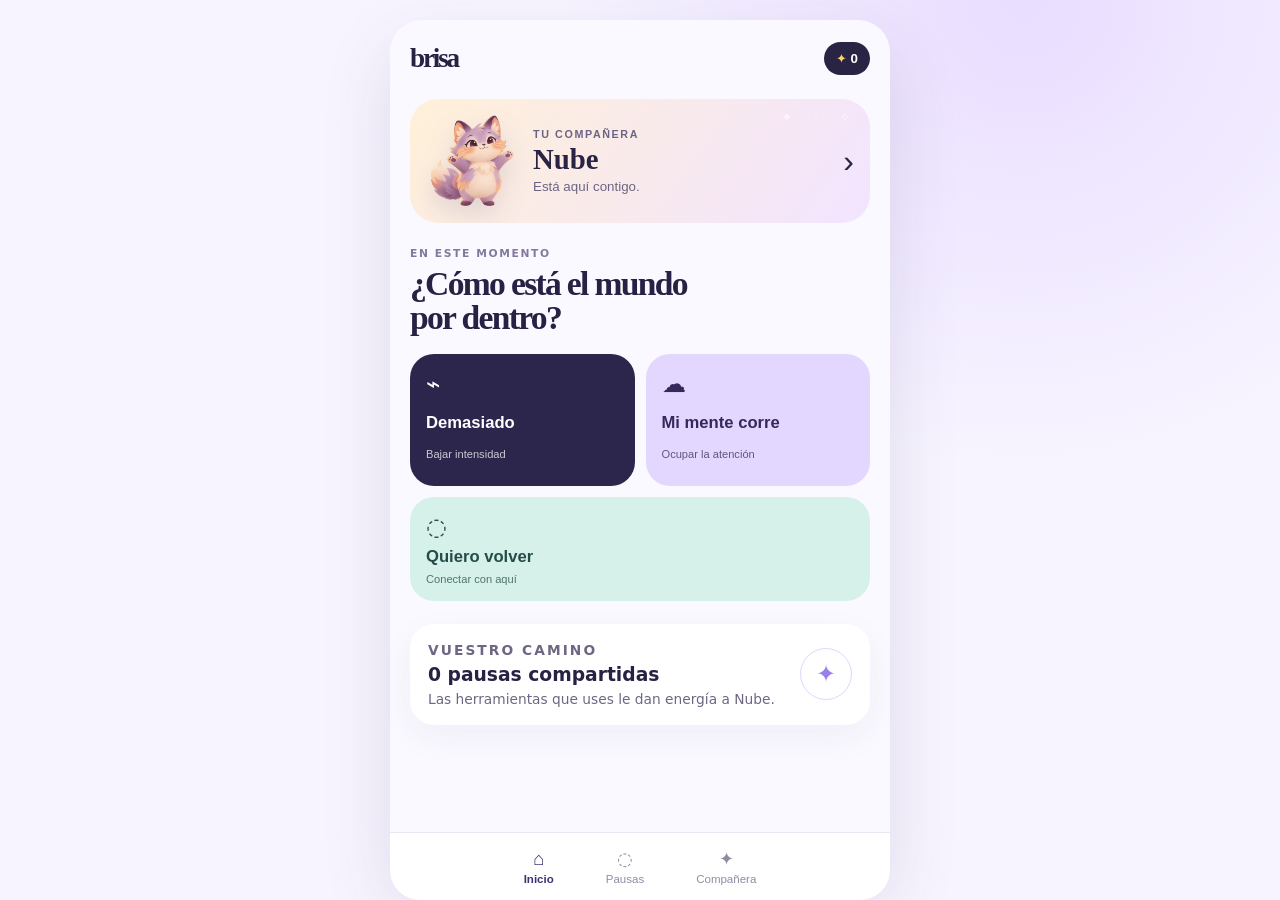
<file: index.html>
<!doctype html>
<html lang="es">
  <head>
    <meta charset="UTF-8" />
    <meta name="viewport" content="width=device-width, initial-scale=1.0" />
    <meta name="theme-color" content="#26213f" />
    <title>Brisa</title>
    <link rel="manifest" href="manifest.webmanifest" />
    <link rel="stylesheet" href="styles.css?v=23" />
    <style>
      .avatar .layer-glasses.item-aviador { background-image: url('./assets/glasses-aviador.png'); }
      .preview-aviador .mini-item { background: transparent url('./assets/glasses-aviador.png') center / contain no-repeat; }
    </style>
  </head>
  <body>
    <main class="app-shell">
      <section id="home-view" class="view">
        <header class="topbar"><span class="wordmark">brisa</span><button id="token-button" class="token-pill" aria-label="Tus tokens"><span>✦</span> <b id="token-count">0</b></button></header>
        <button class="companion-card" data-view="wardrobe" aria-label="Abrir el espacio de tu compañera">
          <div id="avatar" class="avatar meadow" aria-hidden="true"><span class="avatar-layer" data-category="outfit"></span><span class="avatar-layer" data-category="neck"></span><span class="avatar-layer" data-category="glasses"></span><span class="avatar-layer" data-category="hat"></span><span class="avatar-layer" data-category="prop"></span></div>
          <div><p class="eyebrow">TU COMPAÑERA</p><h1 id="avatar-name">Nube</h1><p id="companion-message">Está aquí contigo.</p></div><span class="arrow">›</span>
        </button>
        <section class="hero">
          <p class="eyebrow">EN ESTE MOMENTO</p><h2>¿Cómo está el mundo por dentro?</h2>
          <div class="state-grid"><button data-sos="overload"><span>⌁</span><b>Demasiado</b><small>Bajar intensidad</small></button><button data-sos="thoughts"><span>☁</span><b>Mi mente corre</b><small>Ocupar la atención</small></button><button data-sos="present"><span>◌</span><b>Quiero volver</b><small>Conectar con aquí</small></button></div>
        </section>
        <section class="today-card"><div><p class="eyebrow">VUESTRO CAMINO</p><h3><span id="session-count">0</span> pausas compartidas</h3><p>Las herramientas que uses le dan energía a <span id="avatar-name-inline">Nube</span>.</p></div><div class="spark-orbit">✦</div></section>
      </section>

      <section id="tools-view" class="view" hidden>
        <header class="view-header"><button class="back" data-view="home">‹</button><div><p class="eyebrow">CAJA DE CALMA</p><h2>Elige una pausa</h2></div></header>
        <div class="tool-list"><button data-tool="breathing"><span class="tool-art breathe">◌</span><span><b>Respiración profunda</b><small>Un ritmo visual para seguir</small></span><em>2 min</em></button><button data-tool="senses"><span class="tool-art senses">◉</span><span><b>5 · 4 · 3 · 2 · 1</b><small>Una ruta hacia el presente</small></span><em>1 min</em></button><button data-tool="rhythm"><span class="tool-art rhythm">∿</span><span><b>Sigue el pulso</b><small>Foco breve y repetitivo</small></span><em>1 min</em></button><button data-tool="pattern"><span class="tool-art pattern">✦</span><span><b>Encuentra el patrón</b><small>Descansa en un solo detalle</small></span><em>1 min</em></button></div>
      </section>

      <section id="wardrobe-view" class="view" hidden>
        <header class="view-header"><button class="back" data-view="home">‹</button><div><p class="eyebrow">ESPACIO DE VUESTRA AMISTAD</p><h2>Tu compañera</h2></div></header>
        <div class="wardrobe-hero"><div id="wardrobe-avatar" class="avatar meadow"><span class="avatar-layer" data-category="outfit"></span><span class="avatar-layer" data-category="neck"></span><span class="avatar-layer" data-category="glasses"></span><span class="avatar-layer" data-category="hat"></span><span class="avatar-layer" data-category="prop"></span></div><p><b id="wardrobe-name">Nube</b> crece con cada pausa que compartís.</p><span id="growth-stage" class="growth-stage">Semilla · 0 / 5 pausas</span></div>
        <button id="rename-button" class="text-button">Cambiar nombre</button>
        <p class="eyebrow section-label">ELIGE COMPAÑERA</p><div id="avatar-choices" class="avatar-choices"></div>
        <p class="eyebrow section-label">ARMARIO</p><div id="wardrobe-tabs" class="wardrobe-tabs"></div><p id="wardrobe-category" class="wardrobe-category"></p><div id="wardrobe-items" class="wardrobe-items"></div>
        <aside id="review-panel" class="review-panel" hidden><p class="eyebrow">MODO DE REVISIÓN</p><b>Prueba el armario sin completar pausas</b><div><button id="review-tokens">+100 fichas</button><button id="review-growth">+5 pausas</button><button id="review-unlock">Todo</button></div><small>Esta vista usa un progreso de prueba independiente.</small></aside>
      </section>

      <section id="sos-view" class="view focus-view" hidden>
        <header class="focus-header"><button class="close-focus" data-view="home">×</button><span id="focus-label">PAUSA</span></header>
        <div class="focus-copy"><p id="focus-kicker">ESTÁS A SALVO</p><h2 id="focus-title">Vamos a bajar el volumen.</h2><p id="focus-text">Elige una acción pequeña. No necesitas hacer nada más.</p></div>
        <div id="focus-actions" class="focus-actions"></div>
        <div class="focus-companion"><div class="avatar small meadow"><span class="avatar-layer" data-category="outfit"></span><span class="avatar-layer" data-category="neck"></span><span class="avatar-layer" data-category="glasses"></span><span class="avatar-layer" data-category="hat"></span><span class="avatar-layer" data-category="prop"></span></div><p id="focus-companion-text">Nube se queda aquí.</p></div>
      </section>

      <section id="tool-view" class="view focus-view" hidden>
        <header class="focus-header"><button class="close-focus" data-view="tools">×</button><span id="tool-label">PAUSA</span></header><div class="focus-copy"><p id="tool-kicker">A TU RITMO</p><h2 id="tool-title"></h2></div><div id="tool-stage"></div><button id="finish-tool" class="finish-button" hidden>Terminar pausa ✦</button>
      </section>
    </main>
    <nav><button class="active" data-view="home"><span>⌂</span>Inicio</button><button data-view="tools"><span>◌</span>Pausas</button><button data-view="wardrobe"><span>✦</span>Compañera</button></nav>
    <dialog id="name-dialog"><form method="dialog"><p class="eyebrow">VUESTRA COMPAÑERA</p><h2>¿Cómo se llama?</h2><input id="name-input" maxlength="16" placeholder="Por ejemplo: Nube" /><button id="save-name" class="dialog-primary" value="default">Guardar</button></form></dialog>
    <script src="app.js?v=23"></script>
  </body>
</html>
</file>
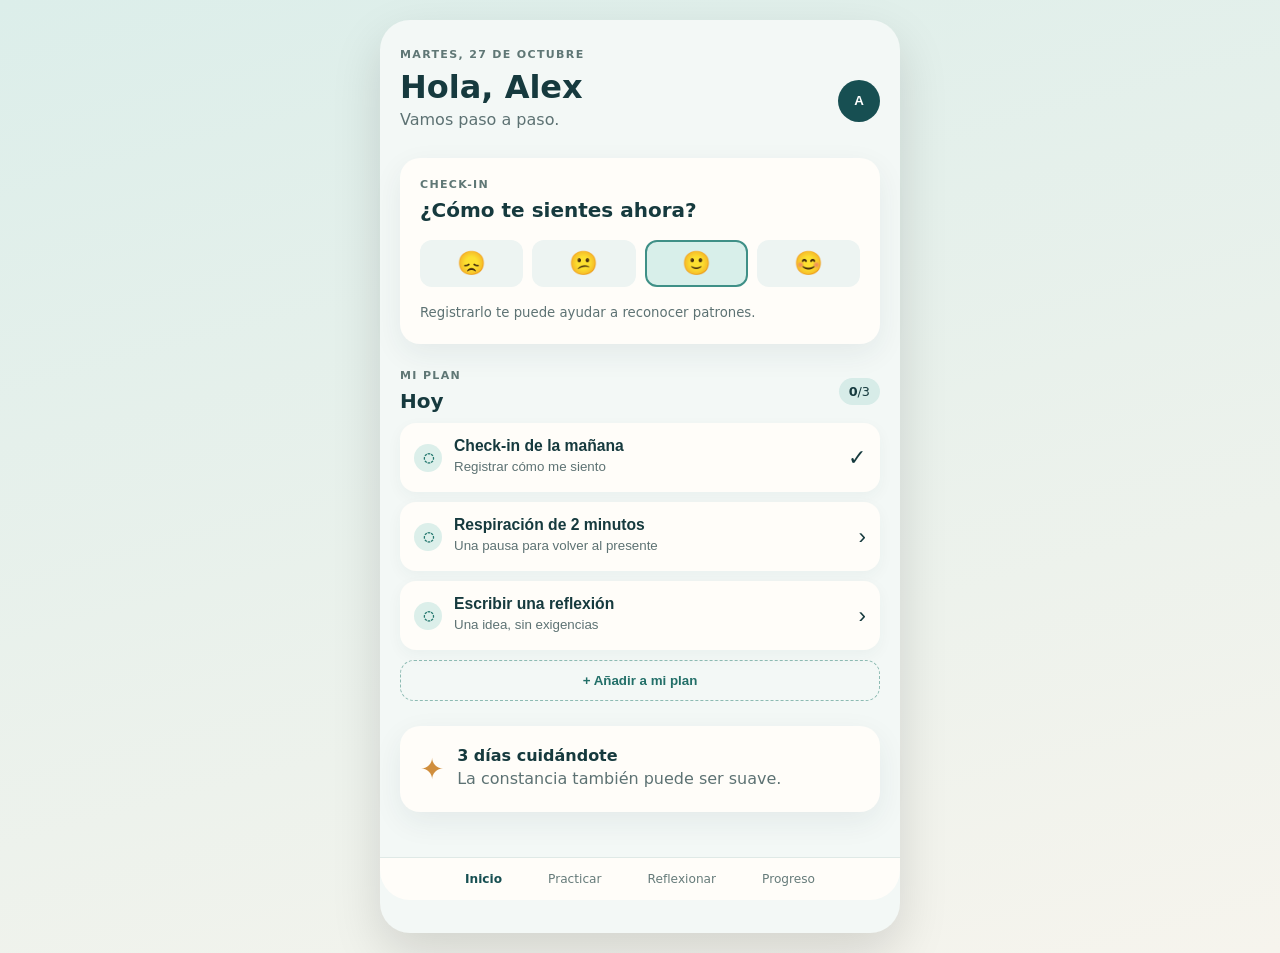
<file: patient-companion/index.html>
<!doctype html>
<html lang="es">
  <head>
    <meta charset="UTF-8" />
    <meta name="viewport" content="width=device-width, initial-scale=1.0" />
    <meta name="theme-color" content="#174f52" />
    <title>Mi acompañamiento</title>
    <link rel="manifest" href="manifest.webmanifest" />
    <link rel="stylesheet" href="styles.css" />
  </head>
  <body>
    <main class="phone-shell">
      <header>
        <p class="eyebrow">MARTES, 27 DE OCTUBRE</p>
        <div class="heading-row"><div><h1>Hola, Alex</h1><p>Vamos paso a paso.</p></div><button class="avatar" aria-label="Abrir perfil">A</button></div>
      </header>

      <section class="card check-in" aria-labelledby="checkin-title">
        <div><p class="eyebrow">CHECK-IN</p><h2 id="checkin-title">¿Cómo te sientes ahora?</h2></div>
        <div class="mood-picker" role="group" aria-label="Estado de ánimo">
          <button data-mood="1" aria-label="Muy difícil">😞</button><button data-mood="2" aria-label="Difícil">😕</button><button data-mood="3" class="selected" aria-label="En calma">🙂</button><button data-mood="4" aria-label="Bien">😊</button>
        </div>
        <p id="mood-message" class="quiet">Registrarlo te puede ayudar a reconocer patrones.</p>
      </section>

      <section aria-labelledby="plan-title">
        <div class="section-heading"><div><p class="eyebrow">MI PLAN</p><h2 id="plan-title">Hoy</h2></div><span class="progress-label"><b id="completed-count">0</b>/<span id="task-total">0</span></span></div>
        <div id="task-list" aria-live="polite"></div>
        <button id="add-task" class="add-task">+ Añadir a mi plan</button>
      </section>

      <section class="card streak"><span class="streak-icon">✦</span><div><strong>3 días cuidándote</strong><p>La constancia también puede ser suave.</p></div></section>

      <section id="practice-panel" class="panel" hidden aria-labelledby="practice-title">
        <button class="close" data-close="practice-panel">×</button><p class="eyebrow">EJERCICIO GUIADO</p><h2 id="practice-title">Respira conmigo</h2><p id="breath-instruction">Pulsa empezar cuando estés listo.</p><div id="breath-orb" class="breath-orb">2:00</div><button id="breath-button" class="primary">Empezar</button>
      </section>

      <section id="reflection-panel" class="panel" hidden aria-labelledby="reflection-title">
        <button class="close" data-close="reflection-panel">×</button><p class="eyebrow">REFLEXIÓN</p><h2 id="reflection-title">¿Qué necesitas hoy?</h2><textarea id="reflection-text" maxlength="800" placeholder="Escribe aquí, si te apetece…"></textarea><button id="save-reflection" class="primary">Guardar para mí</button><p id="save-message" class="quiet" aria-live="polite"></p><div id="reflection-history" class="reflection-history"></div>
      </section>
      <dialog id="task-dialog"><form method="dialog"><button class="close" value="cancel">×</button><p class="eyebrow">MI PLAN</p><h2>Añade una tarea suave</h2><label for="task-name">¿Qué quieres recordar?</label><input id="task-name" maxlength="70" placeholder="Por ejemplo: dar un paseo breve" /><button id="save-task" class="primary" value="default">Añadir al plan</button></form></dialog>
    </main>
    <nav aria-label="Navegación principal"><button class="active">Inicio</button><button data-view="practice">Practicar</button><button data-view="reflection">Reflexionar</button><button>Progreso</button></nav>
    <script src="app.js"></script>
  </body>
</html>
</file>
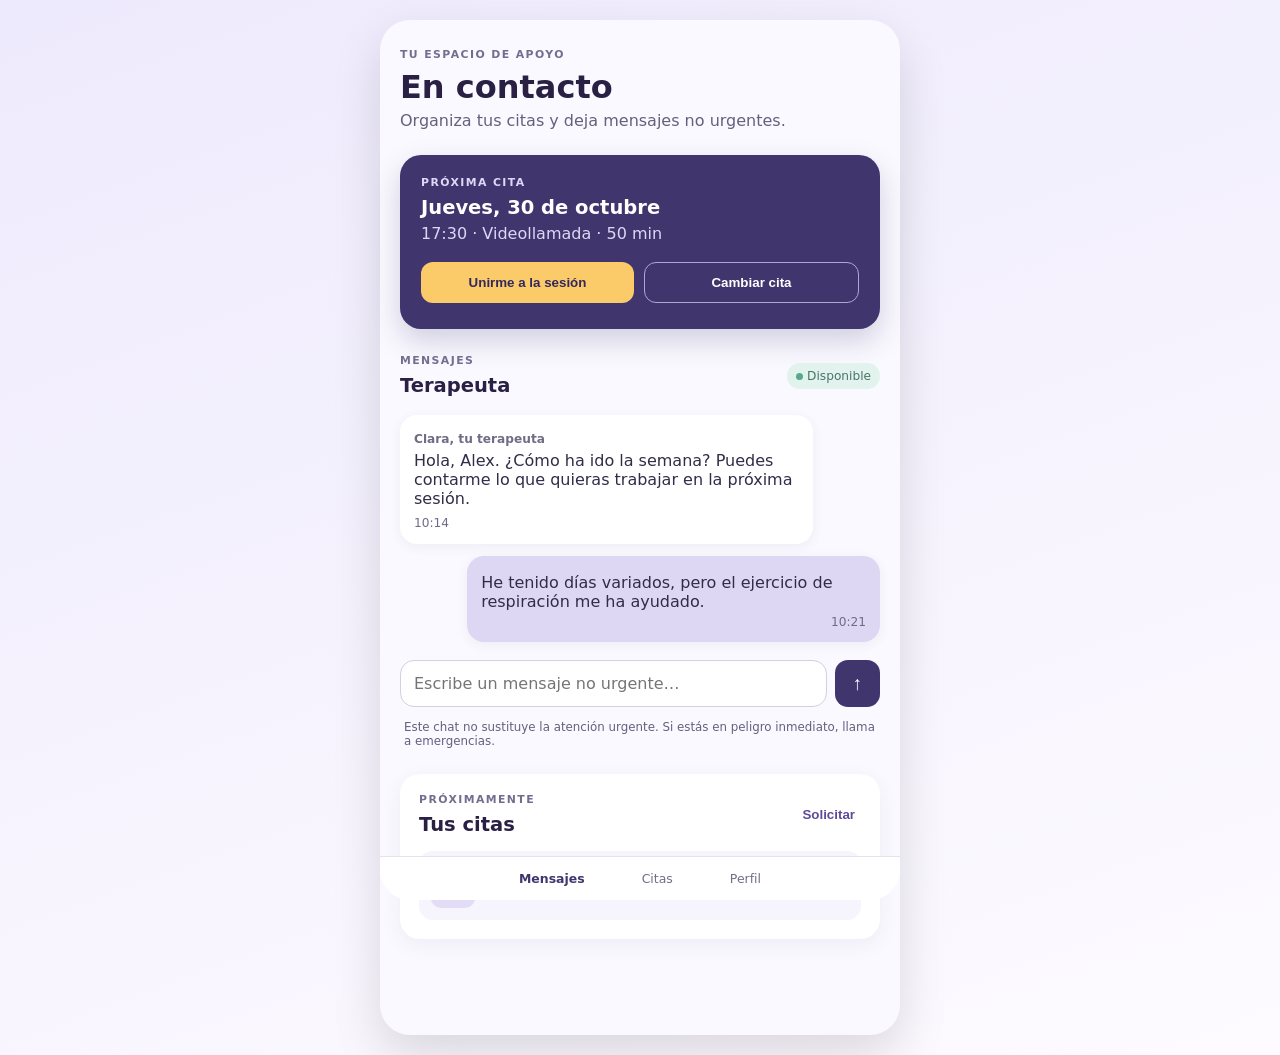
<file: therapy-connect/index.html>
<!doctype html>
<html lang="es">
  <head><meta charset="UTF-8" /><meta name="viewport" content="width=device-width, initial-scale=1.0" /><meta name="theme-color" content="#41356e" /><title>En contacto</title><link rel="manifest" href="manifest.webmanifest" /><link rel="stylesheet" href="styles.css" /></head>
  <body>
    <main class="phone-shell">
      <header><p class="eyebrow">TU ESPACIO DE APOYO</p><h1>En contacto</h1><p>Organiza tus citas y deja mensajes no urgentes.</p></header>
      <section class="appointment" aria-labelledby="appointment-title">
        <p class="eyebrow">PRÓXIMA CITA</p><h2 id="appointment-title">Jueves, 30 de octubre</h2><p>17:30 · Videollamada · 50 min</p><div class="appointment-actions"><button id="join-call">Unirme a la sesión</button><button id="change-appointment" class="outline">Cambiar cita</button></div><p id="appointment-message" class="quiet"></p>
      </section>
      <section aria-labelledby="chat-title"><div class="section-heading"><div><p class="eyebrow">MENSAJES</p><h2 id="chat-title">Terapeuta</h2></div><span class="online"><i></i>Disponible</span></div>
        <div id="messages" class="messages"><article class="message incoming"><strong>Clara, tu terapeuta</strong><p>Hola, Alex. ¿Cómo ha ido la semana? Puedes contarme lo que quieras trabajar en la próxima sesión.</p><time>10:14</time></article><article class="message outgoing"><p>He tenido días variados, pero el ejercicio de respiración me ha ayudado.</p><time>10:21</time></article></div>
        <form id="message-form" class="composer"><label class="sr-only" for="message-input">Escribe un mensaje</label><input id="message-input" maxlength="400" placeholder="Escribe un mensaje no urgente…" /><button aria-label="Enviar mensaje">↑</button></form><p id="chat-note" class="safety-note">Este chat no sustituye la atención urgente. Si estás en peligro inmediato, llama a emergencias.</p>
      </section>
      <section class="card" aria-labelledby="appointments-title"><div class="section-heading"><div><p class="eyebrow">PRÓXIMAMENTE</p><h2 id="appointments-title">Tus citas</h2></div><button id="add-appointment" class="text-button">Solicitar</button></div><button class="slot"><span class="date">06<br><small>NOV</small></span><span><strong>Sesión de seguimiento</strong><small>Jueves · 17:30</small></span><span>›</span></button></section>
      <dialog id="request-dialog"><form method="dialog"><button class="close" value="cancel">×</button><p class="eyebrow">SOLICITAR CITA</p><h2>Elige una preferencia</h2><label>Motivo<select><option>Sesión de seguimiento</option><option>Consulta breve</option><option>Primera sesión</option></select></label><label>Franja preferida<select><option>Tarde</option><option>Mañana</option><option>Me da igual</option></select></label><button id="request-button" value="confirm" class="primary">Enviar solicitud</button><p id="request-result" class="quiet"></p></form></dialog>
    </main>
    <nav aria-label="Navegación principal"><button class="active">Mensajes</button><button>Citas</button><button>Perfil</button></nav><script src="app.js"></script>
  </body>
</html>
</file>
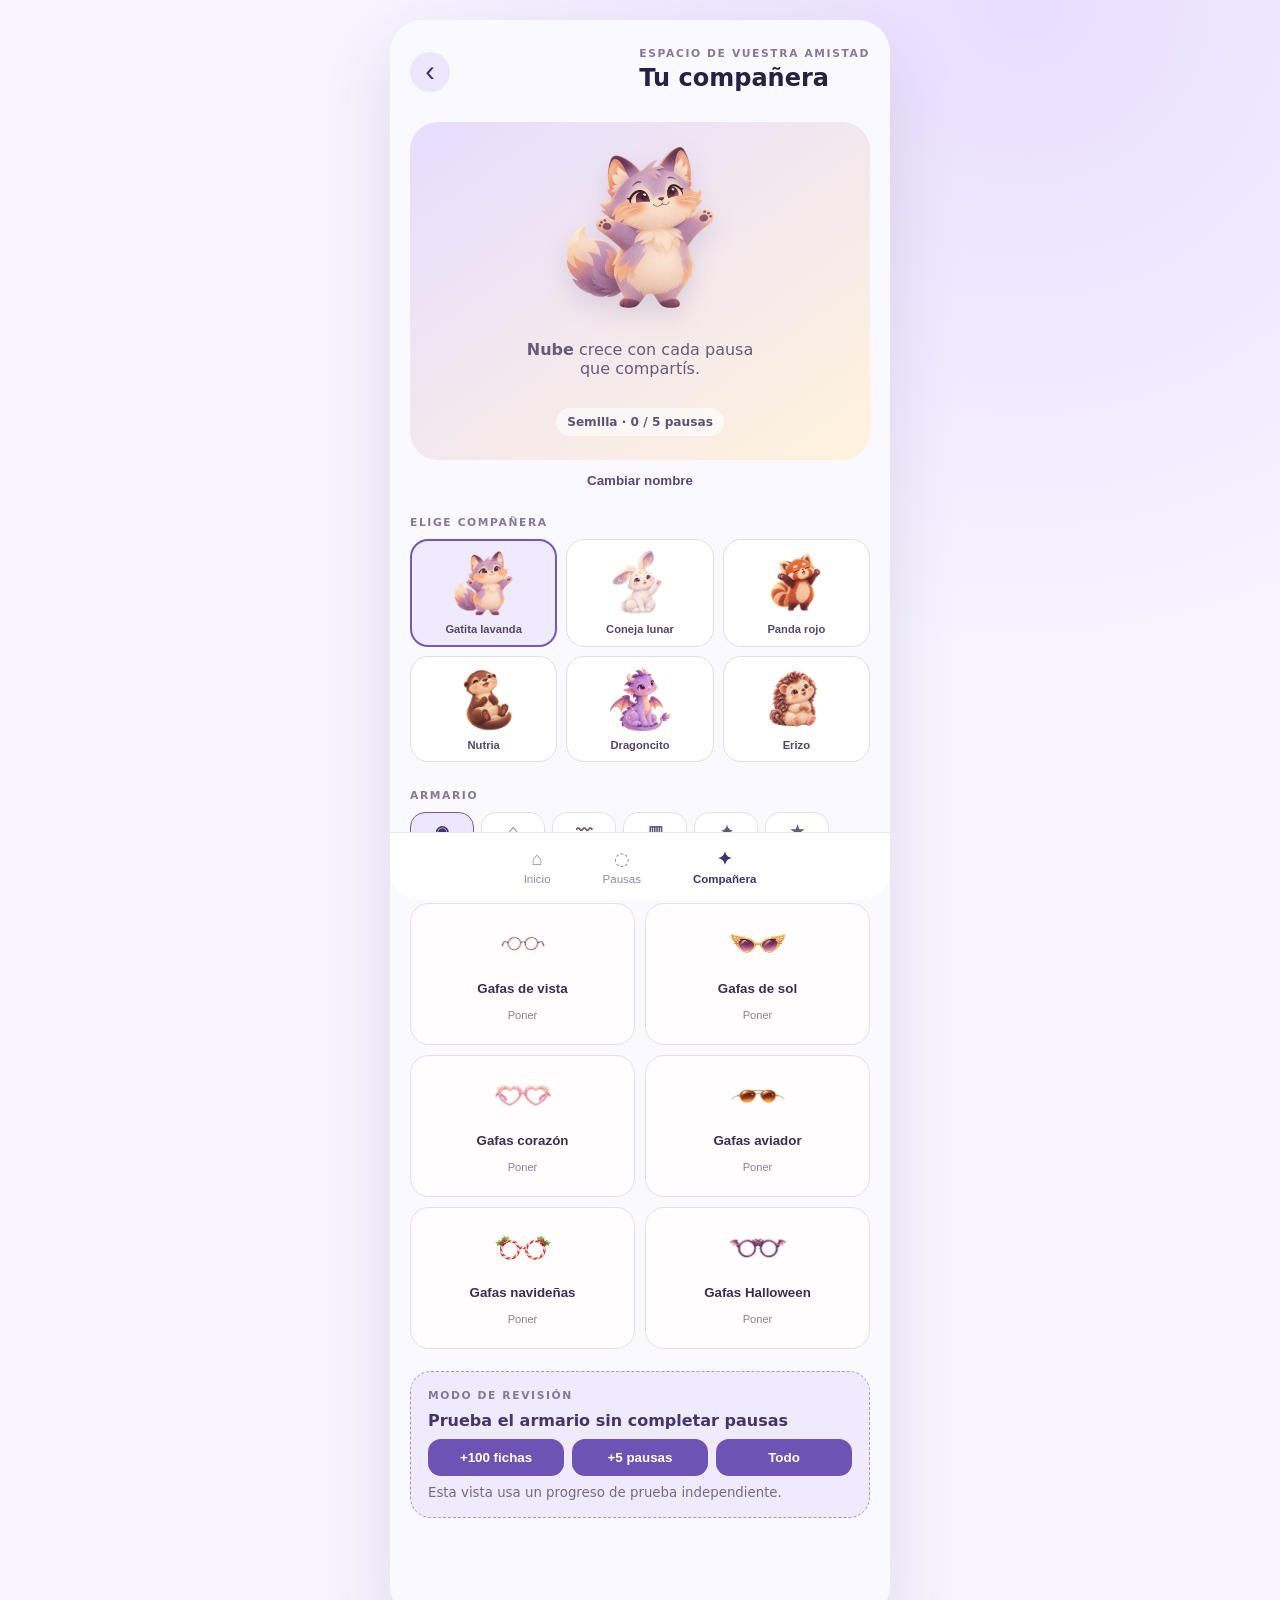
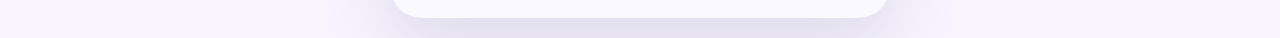
<file: review-v8.html>
<!doctype html>
<html lang="es">
  <head>
    <meta charset="UTF-8" />
    <meta name="viewport" content="width=device-width, initial-scale=1.0" />
    <meta name="robots" content="noindex" />
    <title>Brisa · revisión</title>
    <script>
      const params = new URLSearchParams(location.search);
      params.set('preview', '1');
      location.replace(`./index.html?${params}`);
    </script>
  </head>
  <body></body>
</html>
</file>
<file: styles.css>
:root{font-family:Inter,system-ui,sans-serif;color:#272144;background:#f7f4ff}*{box-sizing:border-box}body{margin:0;background:radial-gradient(circle at 80% 0,#e9ddff,transparent 34%),#f7f4ff}.app-shell{width:min(100%,500px);min-height:100vh;margin:auto;padding:22px 20px 100px}.topbar,.view-header,.focus-header{display:flex;align-items:center;justify-content:space-between}.wordmark{font-family:Georgia,serif;font-size:1.7rem;font-weight:bold;letter-spacing:-.08em}.token-pill{border:0;border-radius:999px;background:#292344;color:#fff;padding:9px 12px}.token-pill span{color:#ffd06b}.companion-card{display:flex;align-items:center;width:100%;gap:15px;margin:24px 0;padding:16px;border:0;border-radius:28px;background:linear-gradient(125deg,#fff0d8,#f2e4ff);color:#292344;text-align:left;overflow:hidden;position:relative}.companion-card h1{margin:0;font-family:Georgia,serif;font-size:1.8rem}.companion-card p{margin:3px 0;color:#6c6485}.companion-card:after{content:'✦ · ✧';position:absolute;right:10px;top:10px;color:#fff9;font-size:.9rem;letter-spacing:.6em;animation:twinkle 2.8s ease-in-out infinite}.eyebrow{margin:0;color:#83799e;font-size:.67rem;font-weight:850;letter-spacing:.15em}.arrow{margin-left:auto;font-size:2rem}.hero{margin:23px 0}.hero h2{max-width:320px;margin:7px 0 18px;font-family:Georgia,serif;font-size:2.1rem;line-height:1.02;letter-spacing:-.05em}.state-grid{display:grid;grid-template-columns:1fr 1fr;gap:11px}.state-grid button{display:grid;gap:6px;min-height:132px;padding:16px;border:0;border-radius:24px;background:#2c264d;color:#fff;text-align:left;transition:transform .2s,box-shadow .2s}.state-grid button:active{transform:scale(.96)}.state-grid button:nth-child(2){background:#e4d7ff;color:#35295c}.state-grid button:nth-child(3){grid-column:1/-1;min-height:84px;background:#d6f1e9;color:#244d47}.state-grid span{font-size:1.5rem}.state-grid b{font-size:1.04rem}.state-grid small{opacity:.75}.today-card{display:flex;justify-content:space-between;align-items:center;padding:18px;border-radius:24px;background:#fff;box-shadow:0 12px 35px #37295a0d}.today-card h3{margin:6px 0}.today-card p{margin:0;color:#6e6683;font-size:.86rem}.spark-orbit{display:grid;place-items:center;width:52px;height:52px;border:1px solid #e0d8fb;border-radius:50%;color:#9b7fea;font-size:1.5rem;animation:orbitPulse 2.2s ease-in-out infinite}.view-header{margin:5px 0 26px}.view-header h2{margin:4px 0}.back,.close-focus{border:0;background:#ece7fc;color:#3d3168;width:40px;height:40px;border-radius:50%;font-size:1.8rem}.tool-list{display:grid;gap:12px}.tool-list button{display:flex;align-items:center;gap:14px;padding:14px;border:0;border-radius:24px;background:#fff;color:#2a2447;text-align:left;box-shadow:0 7px 24px #3b31600c;transition:transform .2s,box-shadow .2s}.tool-list button:active{transform:translateX(4px) scale(.985)}.tool-list span:nth-child(2){display:grid;gap:4px}.tool-list small{color:#746c87}.tool-list em{margin-left:auto;color:#9187aa;font-size:.75rem;font-style:normal}.tool-art{display:grid;place-items:center;width:55px;height:55px;border-radius:18px;background:#e2dcff;color:#4b3b7d;font-size:1.7rem}.tool-art.senses{background:#ffe2cf}.tool-art.rhythm{background:#d6f1e9}.tool-art.pattern{background:#fff1bb}.wardrobe-hero{display:grid;justify-items:center;gap:14px;padding:24px;border-radius:28px;background:linear-gradient(145deg,#e7ddff,#fff3dc);text-align:center}.wardrobe-hero p{max-width:240px;color:#645b7d}.text-button{width:100%;margin:12px 0 27px;border:0;background:transparent;color:#594584;font-weight:800}.section-label{margin:0 0 10px}.focus-view{min-height:calc(100vh - 30px);padding:8px 0;background:radial-gradient(circle at 80% 15%,#e6dbff 0,transparent 29%)}.focus-header{color:#786e95;font-size:.75rem;font-weight:850;letter-spacing:.13em}.focus-copy{margin:60px 0 28px}.focus-copy p{margin:0;color:#7e7497;font-size:.72rem;font-weight:850;letter-spacing:.13em}.focus-copy h2{max-width:350px;margin:10px 0;font-family:Georgia,serif;font-size:2.7rem;line-height:.98;letter-spacing:-.06em}.focus-copy>p:last-child{font-size:1rem;letter-spacing:0;font-weight:400;line-height:1.5}.focus-actions{display:grid;gap:12px}.focus-actions button,.finish-button{padding:19px;border:0;border-radius:20px;background:#302a50;color:#fff;text-align:left;font-weight:800}.focus-companion{display:flex;align-items:center;gap:11px;margin-top:38px;color:#716883}.focus-companion p{margin:0}.breath-orb-new{display:grid;place-items:center;width:220px;height:220px;margin:20px auto;border:0;border-radius:50%;background:radial-gradient(circle at 32% 28%,#fff,#d7c9ff 50%,#9980df);color:#35295c;font-weight:850;box-shadow:0 22px 48px #7050b550;transition:transform 3.5s ease}.breath-orb-new.in{transform:scale(1.18)}#tool-stage{min-height:300px;display:grid;place-items:center}.sense-card{display:grid;gap:10px;width:min(100%,310px);padding:35px 20px;border:0;border-radius:30px;background:#fff0da;color:#422f4f;text-align:center}.sense-card b{font-family:Georgia,serif;font-size:5.5rem;line-height:.9}.sense-card span{font-size:1.2rem;font-weight:850}.sense-card small{color:#826d79}.pulse-pad{width:215px;height:215px;border:12px solid #d7caff;border-radius:50%;background:#f7f3ff;box-shadow:inset 0 0 0 24px #e8e0ff;transition:.15s}.pulse-pad.cue{transform:scale(1.08);border-color:#ffca88;background:#ffe9c8}.pattern-board{display:grid;grid-template-columns:repeat(3,1fr);gap:15px;width:280px}.pattern-board button{aspect-ratio:1;border:0;border-radius:50%;box-shadow:inset 0 -7px #0001}.marker{width:45px;height:45px;margin:0 auto 20px;border:7px solid #f2edf9;border-radius:50%}.finish-button{width:100%;margin-top:10px;text-align:center;background:#6b52b1}dialog{border:0;border-radius:25px;padding:25px;width:min(88%,400px);box-shadow:0 20px 70px #0005}dialog::backdrop{background:#24203e88}dialog h2{font-family:Georgia,serif;font-size:1.8rem}dialog input{width:100%;margin:18px 0;padding:14px;border:1px solid #d9d0ed;border-radius:15px}.dialog-primary{width:100%;padding:14px;border:0;border-radius:15px;background:#322955;color:#fff;font-weight:850}nav{position:fixed;bottom:0;left:0;display:flex;justify-content:center;gap:40px;width:100%;padding:14px;background:#fff;border-top:1px solid #eae6f3}nav button{display:grid;gap:3px;border:0;background:transparent;color:#938aa4;font-size:.72rem}nav span{font-size:1.15rem}nav .active{color:#3f3271;font-weight:850}

.avatar{position:relative;flex:none;width:116px;height:116px;border-radius:0;background-image:var(--avatar-image);background-position:center;background-repeat:no-repeat;background-size:contain;box-shadow:none;animation:floatCompanion 3.8s ease-in-out infinite;filter:drop-shadow(0 15px 16px #59448435)}.avatar.stage-0{width:92px;height:92px;filter:drop-shadow(0 11px 12px #59448428) saturate(.88)}.avatar.stage-1{width:116px;height:116px}.avatar.stage-2{width:132px;height:132px;filter:drop-shadow(0 19px 20px #59448444) saturate(1.08)}.avatar.small.stage-0{width:56px;height:56px}.avatar.small.stage-1{width:70px;height:70px}.avatar.small.stage-2{width:78px;height:78px}.wardrobe-hero .avatar{width:164px;height:164px}.growth-stage{padding:7px 11px;border-radius:99px;background:#fff9;color:#5f517e;font-size:.76rem;font-weight:800}.companion-card:active .avatar{animation:waveCompanion .55s ease-in-out 2}.avatar.celebrate{animation:celebrateCompanion .85s cubic-bezier(.2,.8,.25,1) both}.avatar-choices{display:grid;grid-template-columns:repeat(3,1fr);gap:9px;margin:0 0 27px}.avatar-choice{display:grid;gap:7px;justify-items:center;padding:10px 4px;border:1px solid #e2dced;border-radius:18px;background:#fff;color:#55466e;font-size:.72rem}.avatar-choice span{width:65px;height:65px;background-position:center;background-size:contain;background-repeat:no-repeat}.avatar-choice.selected{border:2px solid #7458bf;background:#f0eaff}.avatar-choice b{font-size:.7rem}.review-panel{display:grid;gap:9px;margin-top:22px;padding:17px;border:1px dashed #a891dc;border-radius:21px;background:#f0eaff;color:#45356e}.review-panel p{margin:0}.review-panel div{display:flex;gap:8px}.review-panel button{flex:1;padding:11px 8px;border:0;border-radius:13px;background:#6d54b4;color:#fff;font-weight:800}.review-panel small{color:#756790}

.wardrobe-tabs{display:flex;gap:7px;overflow:auto;margin:0 0 11px;padding-bottom:3px}.wardrobe-tabs button{display:grid;gap:3px;min-width:64px;padding:9px 7px;border:1px solid #e4def3;border-radius:15px;background:#fff;color:#655778;font-size:.65rem;font-weight:800}.wardrobe-tabs button span{font-size:1rem}.wardrobe-tabs button.active{border-color:#7458bf;background:#ede6ff;color:#483175}.wardrobe-category{margin:0 0 10px;color:#786d90;font-size:.72rem;font-weight:800;letter-spacing:.06em}.wardrobe-items{display:grid;grid-template-columns:1fr 1fr;gap:10px}.wardrobe-item{display:grid;min-height:142px;gap:6px;justify-items:center;padding:15px;border:1px solid #e4def3;border-radius:19px;background:#fff;color:#382e5b}.wardrobe-item.owned{background:#fffdfd}.wardrobe-item.active{border-color:#6d54b4;background:#f1ebff;box-shadow:0 0 0 2px #7458bf inset}.wardrobe-item small{color:#887e9d}.mini-item{position:relative;display:block;width:58px;height:48px;overflow:hidden;border-radius:14px;background:#f3edff}.item-preview .mini-item:before,.item-preview .mini-item:after{content:'';position:absolute}
.preview-lana .mini-item:before,.preview-boina .mini-item:before,.preview-gorro-cumple .mini-item:before,.preview-santa .mini-item:before,.preview-bruja .mini-item:before,.preview-flores .mini-item:before{left:11px;top:6px;width:36px;height:29px;border-radius:22px 22px 9px 9px;background:#8b73d2;box-shadow:0 8px #6350a6}.preview-boina .mini-item:before{top:11px;height:19px;background:#a35f9c;box-shadow:0 5px #814578}.preview-gorro-cumple .mini-item:before{left:20px;top:3px;width:19px;height:31px;border-radius:0;background:repeating-linear-gradient(90deg,#f19ab2 0 5px,#f7ce55 5px 10px,#75c7bb 10px 15px);box-shadow:none;clip-path:polygon(50% 0,100% 100%,0 100%)}.preview-santa .mini-item:before{background:#d75d68;box-shadow:0 8px #fff;transform:rotate(-10deg)}.preview-bruja .mini-item:before{left:18px;top:1px;width:24px;height:36px;border-radius:0;background:#403052;box-shadow:0 25px #7856a4;clip-path:polygon(50% 0,100% 80%,0 80%)}.preview-flores .mini-item:before{top:14px;height:12px;background:repeating-radial-gradient(circle,#f7a1b8 0 4px,transparent 5px 11px);box-shadow:none}
.preview-panuelo .mini-item:before,.preview-bufanda .mini-item:before,.preview-lazo .mini-item:before,.preview-corbata .mini-item:before,.preview-invierno .mini-item:before,.preview-capa .mini-item:before{left:8px;top:25px;width:42px;height:12px;border-radius:50%;background:#e889b0}.preview-bufanda .mini-item:before{background:repeating-linear-gradient(90deg,#896ed4 0 7px,#f4aed0 7px 14px)}.preview-lazo .mini-item:before{left:18px;top:20px;width:22px;height:20px;border-radius:40%;background:#719ec9;clip-path:polygon(0 0,50% 38%,100% 0,80% 50%,100% 100%,50% 65%,0 100%,20% 50%)}.preview-corbata .mini-item:before{left:25px;top:15px;width:10px;height:27px;border-radius:4px;background:#5d6cc7;clip-path:polygon(0 0,100% 0,80% 100%,50% 100%,20% 100%)}.preview-invierno .mini-item:before{height:16px;background:#7bc4bd}.preview-capa .mini-item:before{top:18px;height:26px;background:#aa79d5;clip-path:polygon(0 0,100% 0,86% 100%,14% 100%)}
.preview-jersey .mini-item:before,.preview-chaleco .mini-item:before,.preview-vestido .mini-item:before,.preview-lluvia .mini-item:before,.preview-navidad-ropa .mini-item:before,.preview-disfraz .mini-item:before{left:15px;top:8px;width:29px;height:36px;border-radius:12px 12px 7px 7px;background:#f19a8b}.preview-chaleco .mini-item:before{background:#9b85d9}.preview-vestido .mini-item:before{background:#f58aad;clip-path:polygon(25% 0,75% 0,75% 45%,100% 100%,0 100%,25% 45%)}.preview-lluvia .mini-item:before{background:#7bc9c2}.preview-navidad-ropa .mini-item:before{background:repeating-linear-gradient(90deg,#d65d66 0 7px,#fff0df 7px 12px)}.preview-disfraz .mini-item:before{background:#5e4d9c;clip-path:polygon(50% 0,65% 30%,100% 35%,74% 60%,82% 100%,50% 75%,18% 100%,26% 60%,0 35%,35% 30%)}
.preview-crema .mini-item,.preview-lila .mini-item,.preview-aqua .mini-item,.preview-rosa .mini-item,.preview-noche .mini-item,.preview-atardecer .mini-item{background:linear-gradient(135deg,#ffe7bb,#d39779)}.preview-lila .mini-item{background:linear-gradient(135deg,#e0b7ff,#8061c3)}.preview-aqua .mini-item{background:linear-gradient(135deg,#b4f4ed,#4faebd)}.preview-rosa .mini-item{background:linear-gradient(135deg,#ffd2e4,#e779aa)}.preview-noche .mini-item{background:linear-gradient(135deg,#8275bd,#29264f)}.preview-atardecer .mini-item{background:linear-gradient(135deg,#ffcf8d,#df718d)}
.preview-helado .mini-item:before,.preview-telefono .mini-item:before,.preview-cascos .mini-item:before,.preview-te .mini-item:before,.preview-libro .mini-item:before,.preview-varita .mini-item:before{left:22px;top:6px;width:15px;height:32px;background:#ffc596;clip-path:polygon(50% 100%,0 38%,100% 38%)}.preview-helado .mini-item:after{left:18px;top:4px;width:23px;height:19px;border-radius:50%;background:#f58ab1}.preview-telefono .mini-item:before{left:20px;top:7px;width:20px;height:33px;border-radius:4px;background:#6574ca;clip-path:none;box-shadow:inset 0 0 0 3px #bde9ed}.preview-cascos .mini-item:before{left:12px;top:5px;width:34px;height:34px;border:7px solid #8d73d1;border-bottom:0;border-radius:50% 50% 0 0;background:transparent;clip-path:none}.preview-te .mini-item:before{left:15px;top:20px;width:28px;height:18px;border-radius:4px 4px 12px 12px;background:#a9d9cc;clip-path:none}.preview-libro .mini-item:before{left:13px;top:10px;width:32px;height:29px;border-radius:3px;background:linear-gradient(90deg,#f28e9a 48%,#ffe2a9 48% 52%,#7f91d7 52%);clip-path:none}.preview-varita .mini-item:before{left:26px;top:5px;width:6px;height:39px;border-radius:6px;background:#7355b7;transform:rotate(35deg);clip-path:none}.preview-varita .mini-item:after{left:20px;top:2px;width:18px;height:18px;background:#f5c757;clip-path:polygon(50% 0,61% 35%,100% 35%,69% 56%,81% 100%,50% 72%,19% 100%,31% 56%,0 35%,39% 35%)}

.avatar-layer{display:none;position:absolute;z-index:3;pointer-events:none}.avatar-layer.is-empty{display:none}.layer-hat{display:block;left:21%;top:5%;width:58%;height:30%;border-radius:55% 55% 18% 18%;background:#8b73d2;box-shadow:0 6px #6350a6}.layer-hat.item-boina{top:10%;height:20%;background:#a35f9c;box-shadow:0 4px #814578}.layer-hat.item-gorro-cumple{left:37%;top:1%;width:27%;height:35%;border-radius:0;background:repeating-linear-gradient(90deg,#f19ab2 0 5px,#f7ce55 5px 10px,#75c7bb 10px 15px);box-shadow:none;clip-path:polygon(50% 0,100% 100%,0 100%)}.layer-hat.item-santa{background:#d75d68;box-shadow:0 7px #fff;transform:rotate(-10deg)}.layer-hat.item-bruja{left:34%;top:-2%;width:32%;height:42%;border-radius:0;background:#403052;box-shadow:0 28px #7856a4;clip-path:polygon(50% 0,100% 80%,0 80%)}.layer-hat.item-flores{top:14%;height:13%;background:repeating-radial-gradient(circle,#f7a1b8 0 5px,transparent 6px 13px);box-shadow:none}.layer-neck{display:block;left:17%;bottom:20%;width:66%;height:15%;border-radius:50%;background:#e889b0}.layer-neck.item-bufanda{background:repeating-linear-gradient(90deg,#896ed4 0 8px,#f4aed0 8px 16px)}.layer-neck.item-lazo{left:38%;bottom:22%;width:25%;height:21%;border-radius:40%;background:#719ec9;clip-path:polygon(0 0,50% 38%,100% 0,80% 50%,100% 100%,50% 65%,0 100%,20% 50%)}.layer-neck.item-corbata{left:46%;bottom:13%;width:11%;height:26%;border-radius:4px;background:#5d6cc7;clip-path:polygon(0 0,100% 0,80% 100%,50% 100%,20% 100%)}.layer-neck.item-invierno{height:20%;background:#7bc4bd}.layer-neck.item-capa{bottom:14%;height:30%;background:#aa79d5;clip-path:polygon(0 0,100% 0,86% 100%,14% 100%)}.layer-outfit{display:block;left:23%;bottom:7%;width:54%;height:36%;border-radius:40% 40% 18% 18%;background:#f19a8b;z-index:2}.layer-outfit.item-chaleco{background:#9b85d9}.layer-outfit.item-vestido{background:#f58aad;clip-path:polygon(25% 0,75% 0,75% 45%,100% 100%,0 100%,25% 45%)}.layer-outfit.item-lluvia{background:#7bc9c2}.layer-outfit.item-navidad-ropa{background:repeating-linear-gradient(90deg,#d65d66 0 8px,#fff0df 8px 14px)}.layer-outfit.item-disfraz{background:#5e4d9c;clip-path:polygon(50% 0,65% 30%,100% 35%,74% 60%,82% 100%,50% 75%,18% 100%,26% 60%,0 35%,35% 30%)}.layer-prop{display:block;right:-3%;bottom:13%;width:27%;height:37%;background:#ffc596;clip-path:polygon(50% 100%,0 38%,100% 38%)}.layer-prop.item-helado:after{content:'';position:absolute;left:-23%;top:-26%;width:145%;height:50%;border-radius:50%;background:#f58ab1}.layer-prop.item-telefono{right:4%;bottom:17%;width:20%;height:37%;border-radius:4px;background:#6574ca;clip-path:none;box-shadow:inset 0 0 0 3px #bde9ed}.layer-prop.item-cascos{left:11%;top:13%;width:78%;height:45%;border:8px solid #8d73d1;border-bottom:0;border-radius:50% 50% 0 0;background:transparent;clip-path:none}.layer-prop.item-te{right:5%;bottom:17%;width:30%;height:19%;border-radius:4px 4px 12px 12px;background:#a9d9cc;clip-path:none}.layer-prop.item-libro{right:4%;bottom:14%;width:32%;height:31%;border-radius:3px;background:linear-gradient(90deg,#f28e9a 48%,#ffe2a9 48% 52%,#7f91d7 52%);clip-path:none}.layer-prop.item-varita{right:9%;bottom:8%;width:7%;height:43%;border-radius:6px;background:#7355b7;transform:rotate(35deg);clip-path:none}.layer-prop.item-varita:after{content:'';position:absolute;left:-110%;top:-35%;width:330%;height:28%;background:#f5c757;clip-path:polygon(50% 0,61% 35%,100% 35%,69% 56%,81% 100%,50% 72%,19% 100%,31% 56%,0 35%,39% 35%)}.avatar.tint-crema{filter:sepia(.18) saturate(.88) brightness(1.12)}.avatar.tint-lila{filter:hue-rotate(14deg) saturate(1.35)}.avatar.tint-aqua{filter:hue-rotate(115deg) saturate(1.12)}.avatar.tint-rosa{filter:hue-rotate(320deg) saturate(1.25)}.avatar.tint-noche{filter:hue-rotate(35deg) saturate(.85) brightness(.72)}.avatar.tint-atardecer{filter:hue-rotate(330deg) saturate(1.35) brightness(1.03)}.avatar.small .avatar-layer{transform:scale(.88);transform-origin:center}

.avatar .layer-glasses{display:block;border:0;background-color:transparent;background-position:center;background-repeat:no-repeat;background-size:contain}.avatar .layer-glasses.item-vista{background-image:url('./assets/glasses-vista.png')}.avatar .layer-glasses.item-sol{background-image:url('./assets/glasses-sol.png')}.avatar .layer-glasses.item-corazon{background-image:url('./assets/glasses-corazon.png')}.avatar .layer-glasses.item-cumple{background-image:url('./assets/glasses-cumple.png')}.avatar .layer-glasses.item-navidad{background-image:url('./assets/glasses-navidad.png')}.avatar .layer-glasses.item-halloween{background-image:url('./assets/glasses-halloween.png')}.avatar.species-fox .layer-glasses{left:25%;top:25%;width:50%;height:14%;transform:rotate(-1deg) scaleX(.92)}.avatar.species-rabbit .layer-glasses{left:29%;top:41%;width:42%;height:13%;transform:rotate(-5deg) scaleX(.84)}.avatar.species-panda .layer-glasses{left:24%;top:26%;width:52%;height:14%;transform:rotate(1deg) scaleX(.96)}.avatar.species-otter .layer-glasses{left:28%;top:18%;width:45%;height:13%;transform:rotate(-3deg) scaleX(.88)}.avatar.species-dragon .layer-glasses{left:24%;top:27%;width:52%;height:13%;transform:rotate(3deg) scaleX(.93)}.avatar.species-hedgehog .layer-glasses{left:27%;top:26%;width:47%;height:13%;transform:rotate(1deg) scaleX(.9)}.preview-vista .mini-item,.preview-sol .mini-item,.preview-corazon .mini-item,.preview-cumple .mini-item,.preview-navidad .mini-item,.preview-halloween .mini-item{background-color:transparent;background-position:center;background-repeat:no-repeat;background-size:contain}.preview-vista .mini-item{background-image:url('./assets/glasses-vista.png')}.preview-sol .mini-item{background-image:url('./assets/glasses-sol.png')}.preview-corazon .mini-item{background-image:url('./assets/glasses-corazon.png')}.preview-cumple .mini-item{background-image:url('./assets/glasses-cumple.png')}.preview-navidad .mini-item{background-image:url('./assets/glasses-navidad.png')}.preview-halloween .mini-item{background-image:url('./assets/glasses-halloween.png')}

@keyframes floatCompanion{0%,100%{transform:translateY(0) rotate(-1deg)}50%{transform:translateY(-8px) rotate(1deg)}}@keyframes twinkle{50%{opacity:.35;transform:translateY(6px)}}@keyframes orbitPulse{50%{transform:scale(1.15) rotate(20deg);background:#eee7ff}}@keyframes waveCompanion{50%{transform:translateY(-11px) rotate(7deg) scale(1.04)}}@keyframes celebrateCompanion{25%{transform:translateY(-18px) rotate(-7deg) scale(1.08)}55%{transform:translateY(-4px) rotate(7deg) scale(1.02)}80%{transform:translateY(-13px) rotate(-3deg)}}@media(min-width:600px){body{padding:20px}.app-shell{min-height:860px;border-radius:32px;background:#faf9ff;box-shadow:0 28px 70px #44396122}nav{left:50%;width:500px;transform:translateX(-50%);border-radius:0 0 30px 30px}}@media(prefers-reduced-motion:reduce){*,*:before,*:after{animation:none!important;transition:none!important}}

.tool-note,.tool-instruction{max-width:310px;margin:14px auto 0;color:#6f6588;text-align:center;line-height:1.45}.tool-note{min-height:2.9em;font-size:.88rem}.tool-instruction{font-weight:700;font-size:.9rem}.breath-orb-new{font-size:1rem}.breath-orb-new.in{transform:scale(1.18);transition-duration:var(--breath-duration,4s)}.breath-orb-new.hold{transform:scale(1.18);background:radial-gradient(circle at 32% 28%,#fff,#e8dfff 55%,#b49ce8)}.breath-orb-new.out{transform:scale(.82);transition-duration:var(--breath-duration,6s)}.breath-orb-new.done,.pulse-pad.done{background:#d6f1e9;border-color:#74bcae;color:#244d47}.sense-card{padding-bottom:22px}.sense-card .step-count{margin:0;color:#8c7080;font-size:.68rem;font-weight:850;letter-spacing:.12em}.sense-count{width:min(100%,310px);padding:15px;border:0;border-radius:16px;background:#422f4f;color:#fff;font-weight:800}.pulse-pad{display:grid;place-items:center;margin:12px auto;color:#564b75;font-size:1.15rem;font-weight:850}.pattern-board button:focus-visible,.pulse-pad:focus-visible,.sense-count:focus-visible,.breath-orb-new:focus-visible{outline:4px solid #51418a;outline-offset:4px}@media(prefers-reduced-motion:reduce){.breath-orb-new.in,.breath-orb-new.out{transform:none}}
</file>
<file: patient-companion/styles.css>
:root{font-family:Inter,system-ui,sans-serif;color:#163a3e;background:#eaf3f1}*{box-sizing:border-box}body{margin:0;min-height:100vh;background:linear-gradient(165deg,#dceeea,#f6f4ed)}.phone-shell{width:min(100%,520px);margin:auto;padding:28px 20px 96px}.eyebrow{font-size:.69rem;letter-spacing:.12em;font-weight:800;color:#5f7775;margin:0 0 7px}.heading-row,.section-heading{display:flex;justify-content:space-between;align-items:center}h1{font-size:2rem;margin:0}h2{font-size:1.25rem;margin:0}h3{font-size:.98rem;margin:0 0 4px}p{margin:4px 0;color:#5d7273}.avatar{border:0;background:#174f52;color:white;width:42px;height:42px;border-radius:50%;font-weight:800}.card{background:#fffdf9;border-radius:20px;padding:20px;margin:25px 0;box-shadow:0 10px 30px #173f4212}.mood-picker{display:flex;gap:9px;margin:18px 0}.mood-picker button{font-size:1.45rem;background:#edf4f2;border:2px solid transparent;border-radius:12px;padding:8px;flex:1}.mood-picker .selected{border-color:#3f9087;background:#d8efea}.quiet{font-size:.83rem}.progress-label{background:#d7ece8;padding:6px 10px;border-radius:20px;font-size:.8rem}.task{width:100%;display:flex;gap:12px;align-items:center;text-align:left;margin:10px 0;padding:14px;border:0;border-radius:16px;background:#fffdf9;color:#163a3e;box-shadow:0 5px 16px #173f420b}.task>span:last-child{margin-left:auto;font-size:1.4rem}.task-icon{display:grid;place-items:center;width:28px;height:28px;border-radius:50%;background:#dcefea;color:#23776e;font-weight:900}.done{opacity:.72}.streak{display:flex;gap:13px;align-items:center}.streak-icon{font-size:1.8rem;color:#d08e3d}.panel{position:fixed;inset:auto 0 0;background:#fffdf9;border-radius:28px 28px 0 0;padding:28px;min-height:44vh;box-shadow:0 -10px 40px #1239;z-index:3}.close{float:right;border:0;background:#e8f0ee;border-radius:50%;font-size:1.5rem;width:34px;height:34px}.breath-orb{display:grid;place-items:center;width:150px;height:150px;margin:28px auto;border-radius:50%;background:#d6ece7;color:#174f52;font-size:1.5rem;font-weight:800;transition:transform 3.5s ease-in-out}.breath-orb.expand{transform:scale(1.22);background:#a5d9d0}.primary{background:#174f52;color:white;border:0;border-radius:14px;padding:14px 18px;width:100%;font-weight:800;font-size:1rem}textarea{width:100%;min-height:130px;border:1px solid #c9d9d5;border-radius:14px;padding:13px;margin:20px 0;font:inherit;resize:vertical}nav{position:fixed;bottom:0;width:100%;background:#fffdf9;display:flex;justify-content:center;gap:min(5vw,34px);padding:13px;border-top:1px solid #dfe9e6}nav button{border:0;background:transparent;color:#667b7a;font:inherit;font-size:.76rem}nav .active{color:#174f52;font-weight:800}@media(min-width:600px){body{padding:20px}.phone-shell{border-radius:30px;background:#f3f8f6;min-height:860px;box-shadow:0 20px 50px #0002}nav{width:520px;left:50%;transform:translateX(-50%);border-radius:0 0 30px 30px}}
.task.done h3{text-decoration:line-through}.add-task{width:100%;border:1px dashed #8dbbb3;border-radius:14px;background:transparent;color:#226f68;padding:12px;font-weight:800}.reflection-history{margin-top:20px}.reflection-history article{border-top:1px solid #e3ece9;padding:12px 0}.reflection-history time{display:block;font-size:.74rem;color:#718584;margin-bottom:4px}dialog{border:0;border-radius:22px;padding:24px;width:min(90%,420px);box-shadow:0 15px 60px #0005;color:#163a3e}dialog::backdrop{background:#163a3e77}dialog label{display:block;font-weight:800;margin-top:25px}dialog input{width:100%;border:1px solid #c9d9d5;border-radius:14px;padding:13px;margin:8px 0 18px;font:inherit}
</file>
<file: therapy-connect/styles.css>
:root{font-family:Inter,system-ui,sans-serif;color:#292044;background:#f3f0fa}*{box-sizing:border-box}body{margin:0;background:linear-gradient(160deg,#eeeafd,#fdfbff);min-height:100vh}.phone-shell{width:min(100%,520px);margin:auto;padding:28px 20px 96px}.eyebrow{font-size:.68rem;letter-spacing:.13em;font-weight:800;color:#746d90;margin:0 0 7px}h1{font-size:2rem;margin:0}h2{font-size:1.22rem;margin:0}p{color:#665f7d;margin:5px 0}.appointment{background:#41356e;color:white;border-radius:21px;padding:21px;margin:25px 0;box-shadow:0 12px 28px #37306435}.appointment p,.appointment .eyebrow{color:#ded8f6}.appointment-actions{display:flex;gap:10px;margin-top:19px}.appointment button,.primary{border:0;border-radius:12px;padding:12px;font-weight:800;background:#fbcb69;color:#33285c;flex:1}.appointment .outline{background:transparent;border:1px solid #afa7d1;color:#fff}.section-heading{display:flex;align-items:center;justify-content:space-between}.online{font-size:.76rem;color:#47756a;background:#e2f2ec;border-radius:20px;padding:6px 9px}.online i{display:inline-block;width:7px;height:7px;border-radius:50%;background:#57a88d;margin-right:4px}.messages{display:flex;flex-direction:column;gap:12px;margin:18px 0}.message{max-width:86%;padding:13px 14px;border-radius:17px;background:#fff;box-shadow:0 3px 12px #443d6711}.message p{margin:4px 0;color:#322c48}.message strong,time{font-size:.76rem;color:#716b86}.outgoing{align-self:flex-end;background:#ddd7f3}.outgoing time{display:block;text-align:right}.composer{display:flex;gap:8px}.composer input{min-width:0;flex:1;border:1px solid #d4cfe4;border-radius:14px;padding:13px;font:inherit}.composer button{border:0;background:#41356e;color:white;border-radius:13px;width:45px;font-size:1.2rem}.safety-note{font-size:.74rem;margin:13px 4px}.card{background:#fff;border-radius:20px;padding:19px;margin-top:26px;box-shadow:0 6px 20px #443d6710}.text-button{border:0;background:none;color:#5d4a98;font-weight:800}.slot{display:flex;align-items:center;gap:13px;width:100%;text-align:left;border:0;background:#f6f4fc;border-radius:14px;padding:12px;margin-top:15px;color:#302749}.slot>span:last-child{margin-left:auto;font-size:1.5rem}.date{background:#e2dcf6;border-radius:10px;padding:7px 10px;text-align:center;font-weight:800;color:#5d4a98}.slot small{display:block;color:#6f6883;margin-top:4px}dialog{border:0;border-radius:22px;padding:24px;width:min(90%,420px);color:#292044;box-shadow:0 15px 60px #0005}dialog::backdrop{background:#211b3d88}dialog label{display:block;margin:17px 0;font-weight:700}select{display:block;width:100%;margin-top:7px;padding:10px;border:1px solid #d4cfe4;border-radius:10px;background:white}.close{float:right;border:0;border-radius:50%;font-size:1.4rem;width:32px;height:32px}.primary{width:100%;margin-top:7px}.quiet{font-size:.81rem}.sr-only{position:absolute;left:-10000px}nav{position:fixed;bottom:0;width:100%;padding:13px;display:flex;justify-content:center;gap:45px;background:#fff;border-top:1px solid #e5e1ee}nav button{border:0;background:none;color:#756d89;font:inherit;font-size:.78rem}nav .active{color:#41356e;font-weight:800}@media(min-width:600px){body{padding:20px}.phone-shell{min-height:860px;background:#faf9ff;border-radius:30px;box-shadow:0 20px 50px #0002}nav{width:520px;left:50%;transform:translateX(-50%);border-radius:0 0 30px 30px}}
</file>
